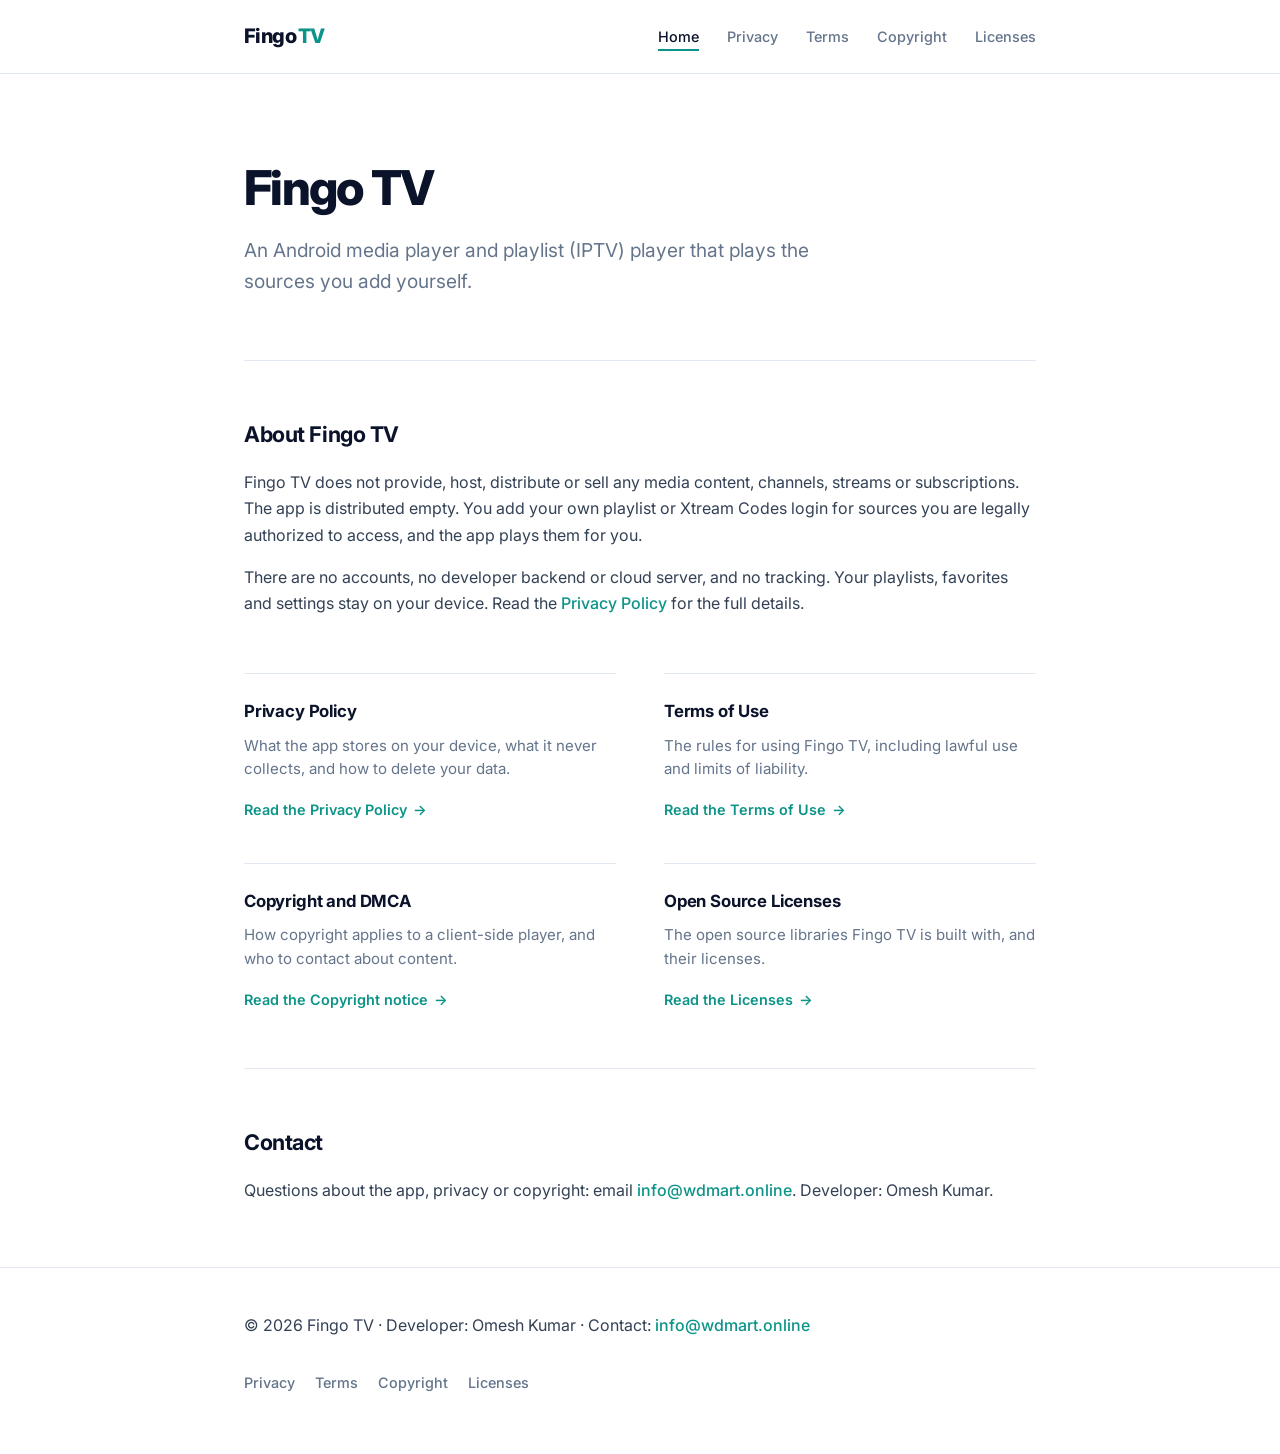
<file: index.html>
<!DOCTYPE html>
<html lang="en">
<head>
  <meta charset="utf-8">
  <meta name="viewport" content="width=device-width, initial-scale=1">
  <title>Fingo TV - Android Media and Playlist Player</title>
  <meta name="description" content="Fingo TV is an Android media player and playlist (IPTV) player. It ships empty: you add your own playlist or Xtream Codes login for sources you are legally authorized to access.">
  <link rel="preconnect" href="https://fonts.googleapis.com">
  <link rel="preconnect" href="https://fonts.gstatic.com" crossorigin>
  <link href="https://fonts.googleapis.com/css2?family=Inter:wght@400;500;600;700;800&display=swap" rel="stylesheet">
  <link rel="icon" href="data:image/svg+xml,%3Csvg xmlns='http://www.w3.org/2000/svg' viewBox='0 0 64 64'%3E%3Crect width='64' height='64' rx='14' fill='%230B132B'/%3E%3Ctext x='32' y='43' font-family='sans-serif' font-size='30' font-weight='bold' fill='%230D9488' text-anchor='middle'%3EF%3C/text%3E%3C/svg%3E">
  <link rel="stylesheet" href="/style.css">
</head>
<body>
  <a class="skip-link" href="#main">Skip to content</a>

  <header class="site-header">
    <div class="nav-container">
      <a href="/" class="brand-logo">Fingo <span>TV</span></a>
      <nav aria-label="Main Navigation">
        <ul class="nav-links">
          <li><a href="/" class="active" aria-current="page">Home</a></li>
          <li><a href="/privacy">Privacy</a></li>
          <li><a href="/terms">Terms</a></li>
          <li><a href="/copyright">Copyright</a></li>
          <li><a href="/licenses">Licenses</a></li>
        </ul>
      </nav>
    </div>
  </header>

  <main id="main">
    <div class="container">
      <!-- Clean Solid White Hero (No badge, Left-aligned) -->
      <section class="hero-section">
        <h1>Fingo TV</h1>
        <p>An Android media player and playlist (IPTV) player that plays the sources you add yourself.</p>
      </section>

      <!-- About Section -->
      <section class="about-section">
        <h2>About Fingo TV</h2>
        <p>
          Fingo TV does not provide, host, distribute or sell any media content, channels, streams or subscriptions. 
          The app is distributed empty. You add your own playlist or Xtream Codes login for sources you are legally 
          authorized to access, and the app plays them for you.
        </p>
        <p>
          There are no accounts, no developer backend or cloud server, and no tracking. Your playlists, favorites 
          and settings stay on your device. Read the <a href="/privacy">Privacy Policy</a> for the full details.
        </p>
      </section>

      <!-- Borderless Editorial Directory (Single top hairline per item, no double borders) -->
      <section class="directory-section">
        <div class="directory-grid">
          <div class="directory-item">
            <h3>Privacy Policy</h3>
            <p>What the app stores on your device, what it never collects, and how to delete your data.</p>
            <a href="/privacy" class="directory-link">Read the Privacy Policy <span class="arrow">&rarr;</span></a>
          </div>

          <div class="directory-item">
            <h3>Terms of Use</h3>
            <p>The rules for using Fingo TV, including lawful use and limits of liability.</p>
            <a href="/terms" class="directory-link">Read the Terms of Use <span class="arrow">&rarr;</span></a>
          </div>

          <div class="directory-item">
            <h3>Copyright and DMCA</h3>
            <p>How copyright applies to a client-side player, and who to contact about content.</p>
            <a href="/copyright" class="directory-link">Read the Copyright notice <span class="arrow">&rarr;</span></a>
          </div>

          <div class="directory-item">
            <h3>Open Source Licenses</h3>
            <p>The open source libraries Fingo TV is built with, and their licenses.</p>
            <a href="/licenses" class="directory-link">Read the Licenses <span class="arrow">&rarr;</span></a>
          </div>
        </div>
      </section>

      <!-- Contact Section -->
      <section class="contact-section">
        <h2>Contact</h2>
        <p>Questions about the app, privacy or copyright: email <a href="mailto:info@wdmart.online">info@wdmart.online</a>. Developer: Omesh Kumar.</p>
      </section>
    </div>
  </main>

  <footer class="site-footer">
    <div class="footer-container">
      <p>&copy; 2026 Fingo TV &middot; Developer: Omesh Kumar &middot; Contact: <a href="mailto:info@wdmart.online">info@wdmart.online</a></p>
      <nav aria-label="Footer">
        <ul class="footer-links">
          <li><a href="/privacy">Privacy</a></li>
          <li><a href="/terms">Terms</a></li>
          <li><a href="/copyright">Copyright</a></li>
          <li><a href="/licenses">Licenses</a></li>
        </ul>
      </nav>
    </div>
  </footer>
</body>
</html>
</file>
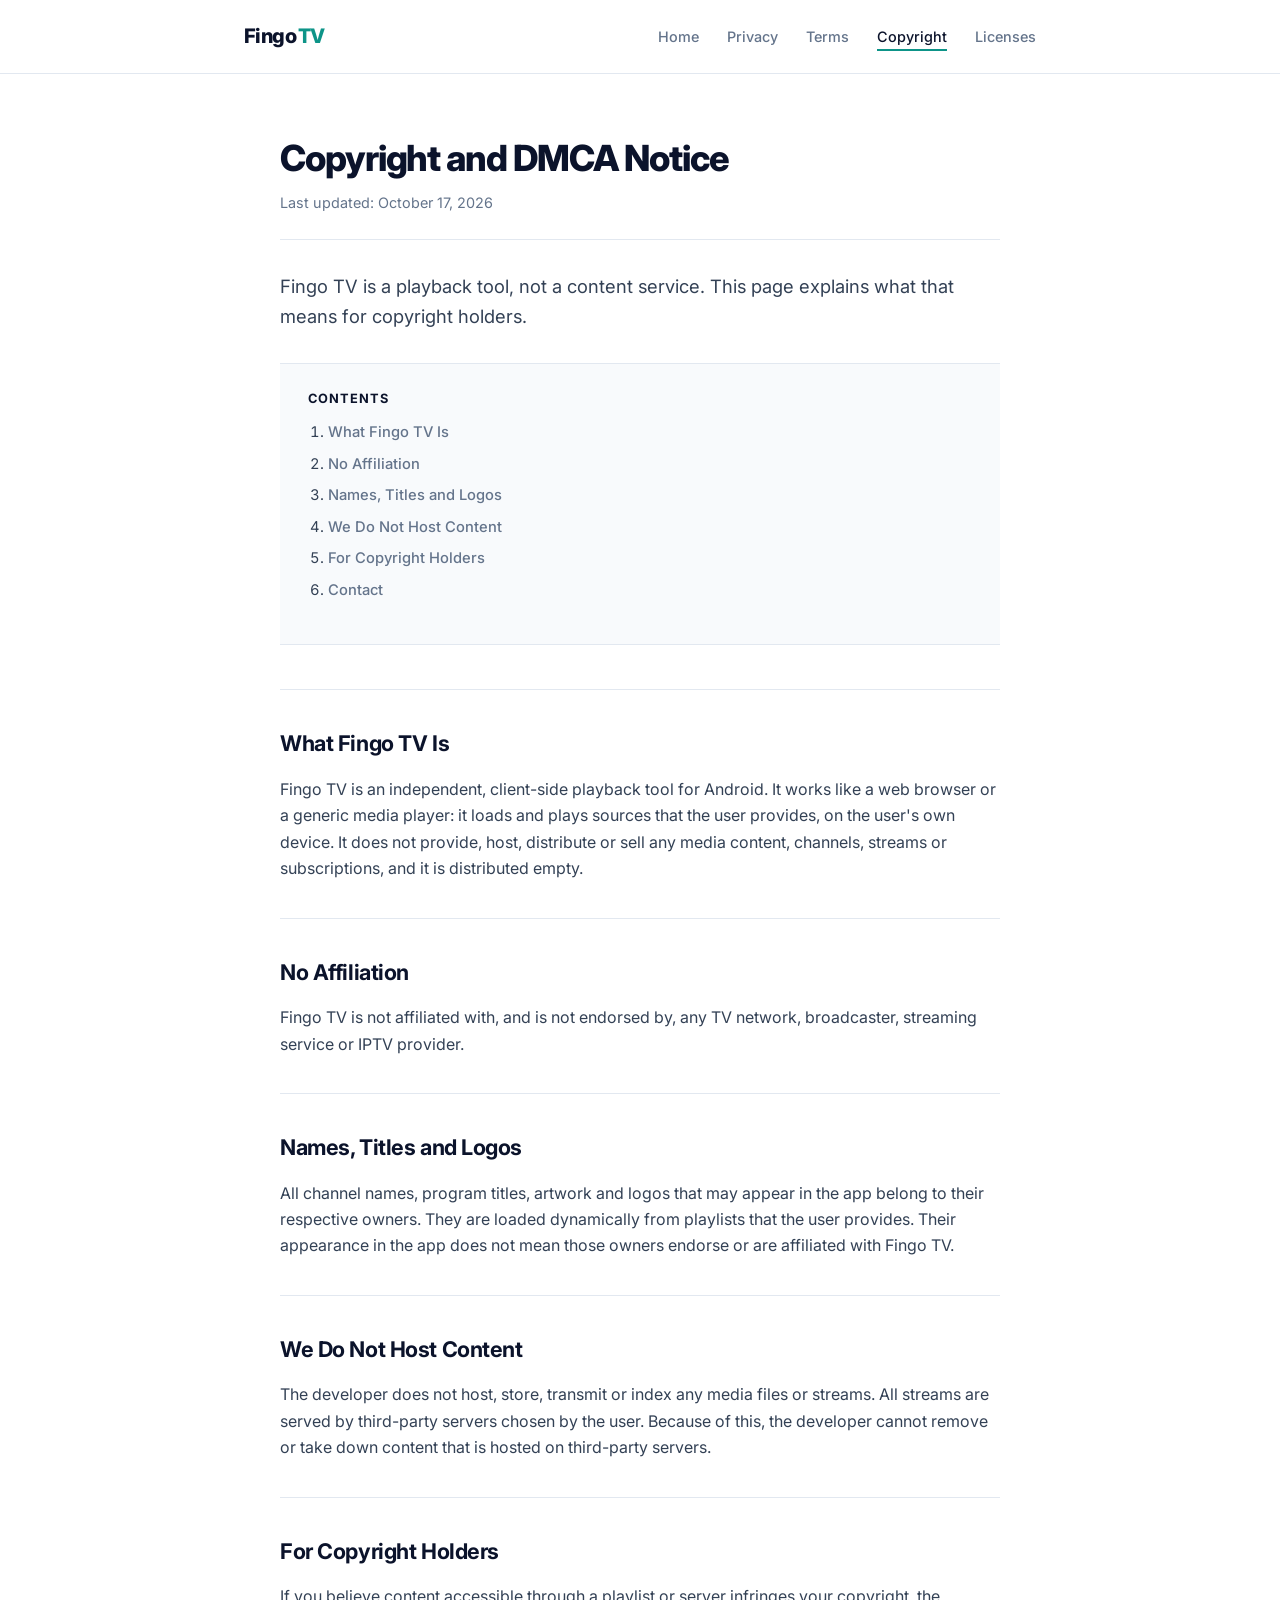
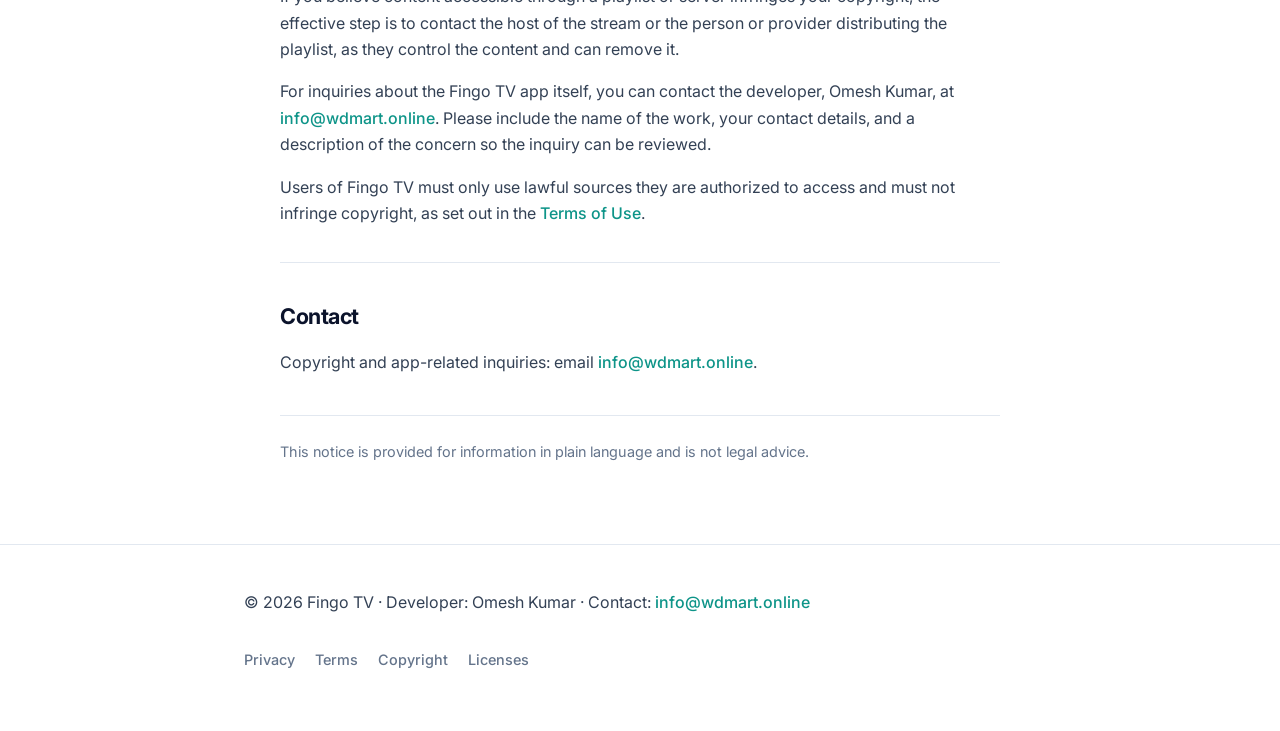
<file: copyright.html>
<!DOCTYPE html>
<html lang="en">
<head>
  <meta charset="utf-8">
  <meta name="viewport" content="width=device-width, initial-scale=1">
  <title>Copyright and DMCA - Fingo TV</title>
  <meta name="description" content="Copyright and DMCA notice for Fingo TV. Fingo TV is an independent client-side playback tool that does not host, store, transmit or index any media files or streams.">
  <link rel="preconnect" href="https://fonts.googleapis.com">
  <link rel="preconnect" href="https://fonts.gstatic.com" crossorigin>
  <link href="https://fonts.googleapis.com/css2?family=Inter:wght@400;500;600;700;800&display=swap" rel="stylesheet">
  <link rel="icon" href="data:image/svg+xml,%3Csvg xmlns='http://www.w3.org/2000/svg' viewBox='0 0 64 64'%3E%3Crect width='64' height='64' rx='14' fill='%230B132B'/%3E%3Ctext x='32' y='43' font-family='sans-serif' font-size='30' font-weight='bold' fill='%230D9488' text-anchor='middle'%3EF%3C/text%3E%3C/svg%3E">
  <link rel="stylesheet" href="/style.css">
</head>
<body>
  <a class="skip-link" href="#main">Skip to content</a>

  <header class="site-header">
    <div class="nav-container">
      <a href="/" class="brand-logo">Fingo <span>TV</span></a>
      <nav aria-label="Main Navigation">
        <ul class="nav-links">
          <li><a href="/">Home</a></li>
          <li><a href="/privacy">Privacy</a></li>
          <li><a href="/terms">Terms</a></li>
          <li><a href="/copyright" class="active" aria-current="page">Copyright</a></li>
          <li><a href="/licenses">Licenses</a></li>
        </ul>
      </nav>
    </div>
  </header>

  <main id="main">
    <article class="legal-document reading-container">
      <h1>Copyright and DMCA Notice</h1>
      <p class="legal-meta">Last updated: October 17, 2026</p>
      <p class="lead">Fingo TV is a playback tool, not a content service. This page explains what that means for copyright holders.</p>

      <nav class="toc" aria-label="Table of contents">
        <h2>Contents</h2>
        <ol>
          <li><a href="#what-fingo-tv-is">What Fingo TV Is</a></li>
          <li><a href="#no-affiliation">No Affiliation</a></li>
          <li><a href="#ownership">Names, Titles and Logos</a></li>
          <li><a href="#no-hosting">We Do Not Host Content</a></li>
          <li><a href="#for-copyright-holders">For Copyright Holders</a></li>
          <li><a href="#contact">Contact</a></li>
        </ol>
      </nav>

      <section class="legal-clause" id="what-fingo-tv-is">
        <h2>What Fingo TV Is</h2>
        <p>Fingo TV is an independent, client-side playback tool for Android. It works like a web browser or a generic media player: it loads and plays sources that the user provides, on the user's own device. It does not provide, host, distribute or sell any media content, channels, streams or subscriptions, and it is distributed empty.</p>
      </section>

      <section class="legal-clause" id="no-affiliation">
        <h2>No Affiliation</h2>
        <p>Fingo TV is not affiliated with, and is not endorsed by, any TV network, broadcaster, streaming service or IPTV provider.</p>
      </section>

      <section class="legal-clause" id="ownership">
        <h2>Names, Titles and Logos</h2>
        <p>All channel names, program titles, artwork and logos that may appear in the app belong to their respective owners. They are loaded dynamically from playlists that the user provides. Their appearance in the app does not mean those owners endorse or are affiliated with Fingo TV.</p>
      </section>

      <section class="legal-clause" id="no-hosting">
        <h2>We Do Not Host Content</h2>
        <p>The developer does not host, store, transmit or index any media files or streams. All streams are served by third-party servers chosen by the user. Because of this, the developer cannot remove or take down content that is hosted on third-party servers.</p>
      </section>

      <section class="legal-clause" id="for-copyright-holders">
        <h2>For Copyright Holders</h2>
        <p>If you believe content accessible through a playlist or server infringes your copyright, the effective step is to contact the host of the stream or the person or provider distributing the playlist, as they control the content and can remove it.</p>
        <p>For inquiries about the Fingo TV app itself, you can contact the developer, Omesh Kumar, at <a href="mailto:info@wdmart.online">info@wdmart.online</a>. Please include the name of the work, your contact details, and a description of the concern so the inquiry can be reviewed.</p>
        <p>Users of Fingo TV must only use lawful sources they are authorized to access and must not infringe copyright, as set out in the <a href="/terms">Terms of Use</a>.</p>
      </section>

      <section class="legal-clause" id="contact">
        <h2>Contact</h2>
        <p>Copyright and app-related inquiries: email <a href="mailto:info@wdmart.online">info@wdmart.online</a>.</p>
      </section>

      <p class="note">This notice is provided for information in plain language and is not legal advice.</p>
    </article>
  </main>

  <footer class="site-footer">
    <div class="footer-container">
      <p>&copy; 2026 Fingo TV &middot; Developer: Omesh Kumar &middot; Contact: <a href="mailto:info@wdmart.online">info@wdmart.online</a></p>
      <nav aria-label="Footer">
        <ul class="footer-links">
          <li><a href="/privacy">Privacy</a></li>
          <li><a href="/terms">Terms</a></li>
          <li><a href="/copyright">Copyright</a></li>
          <li><a href="/licenses">Licenses</a></li>
        </ul>
      </nav>
    </div>
  </footer>
</body>
</html>
</file>
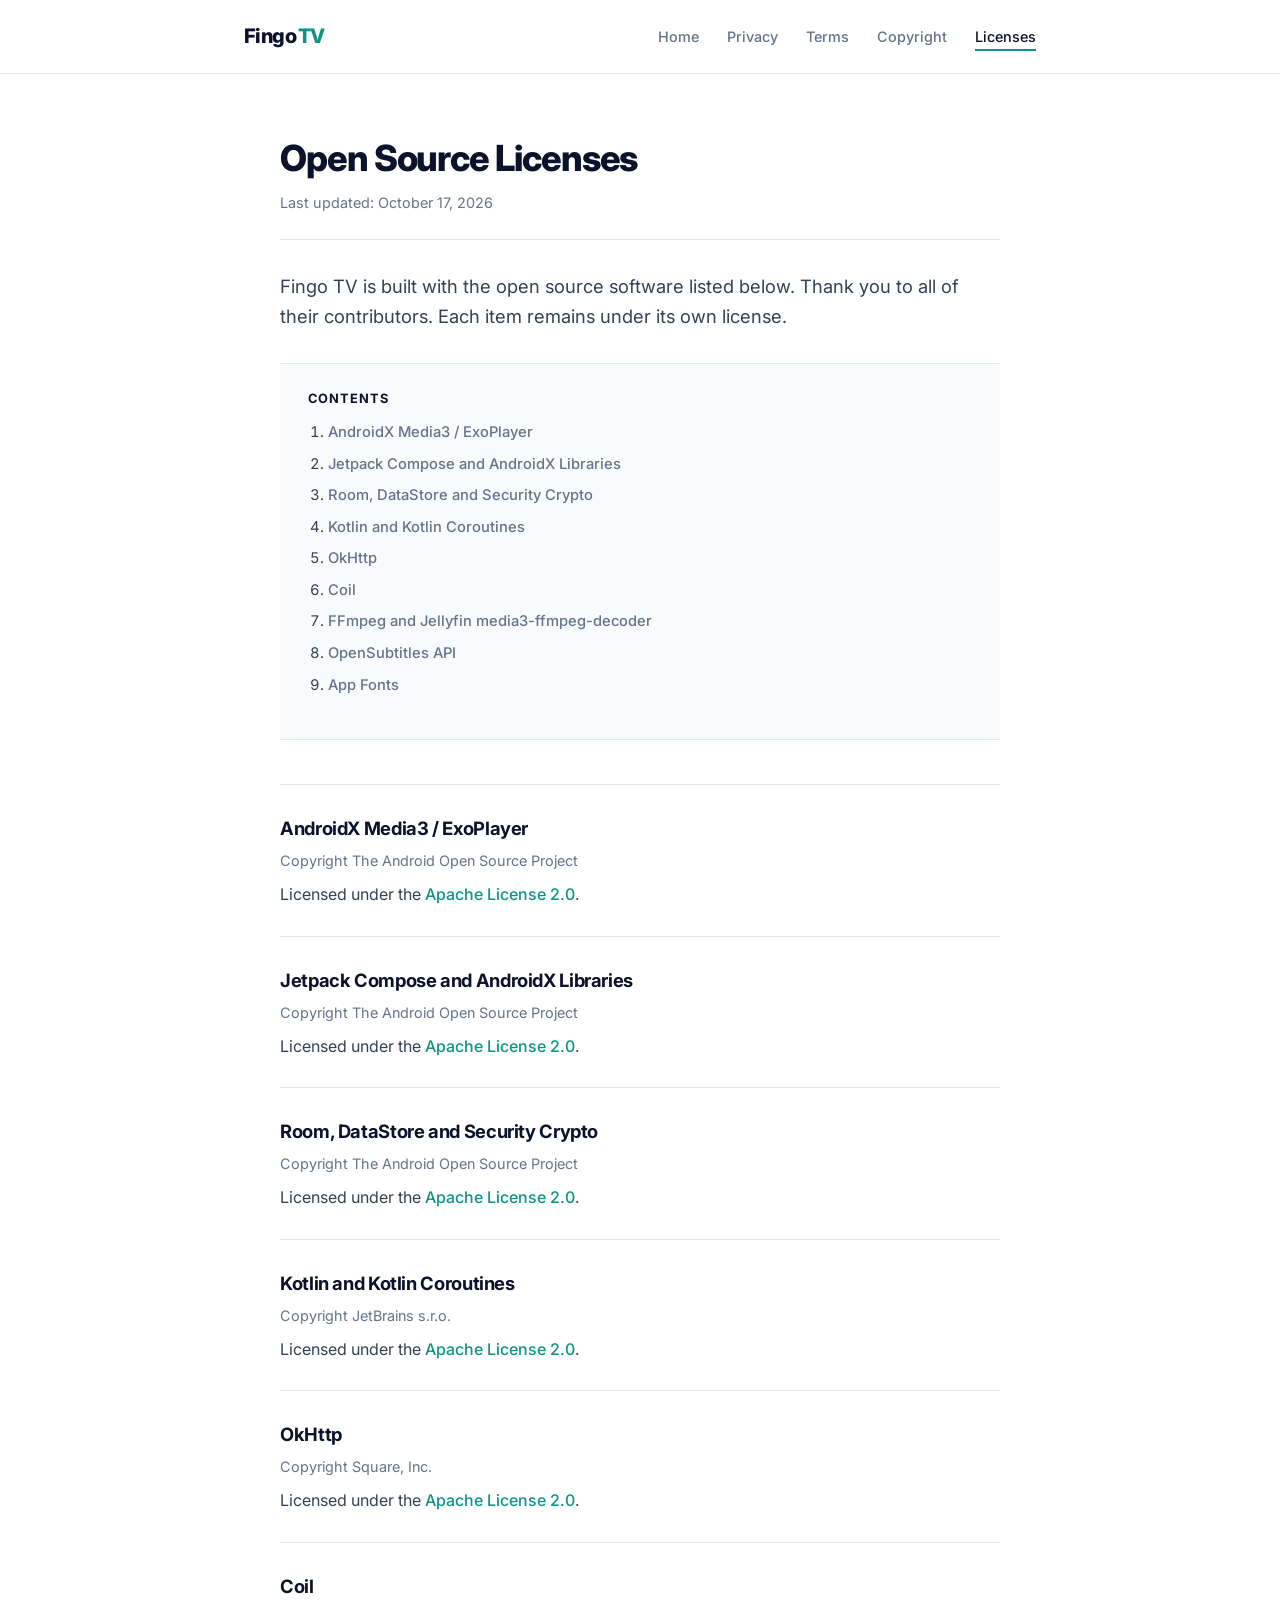
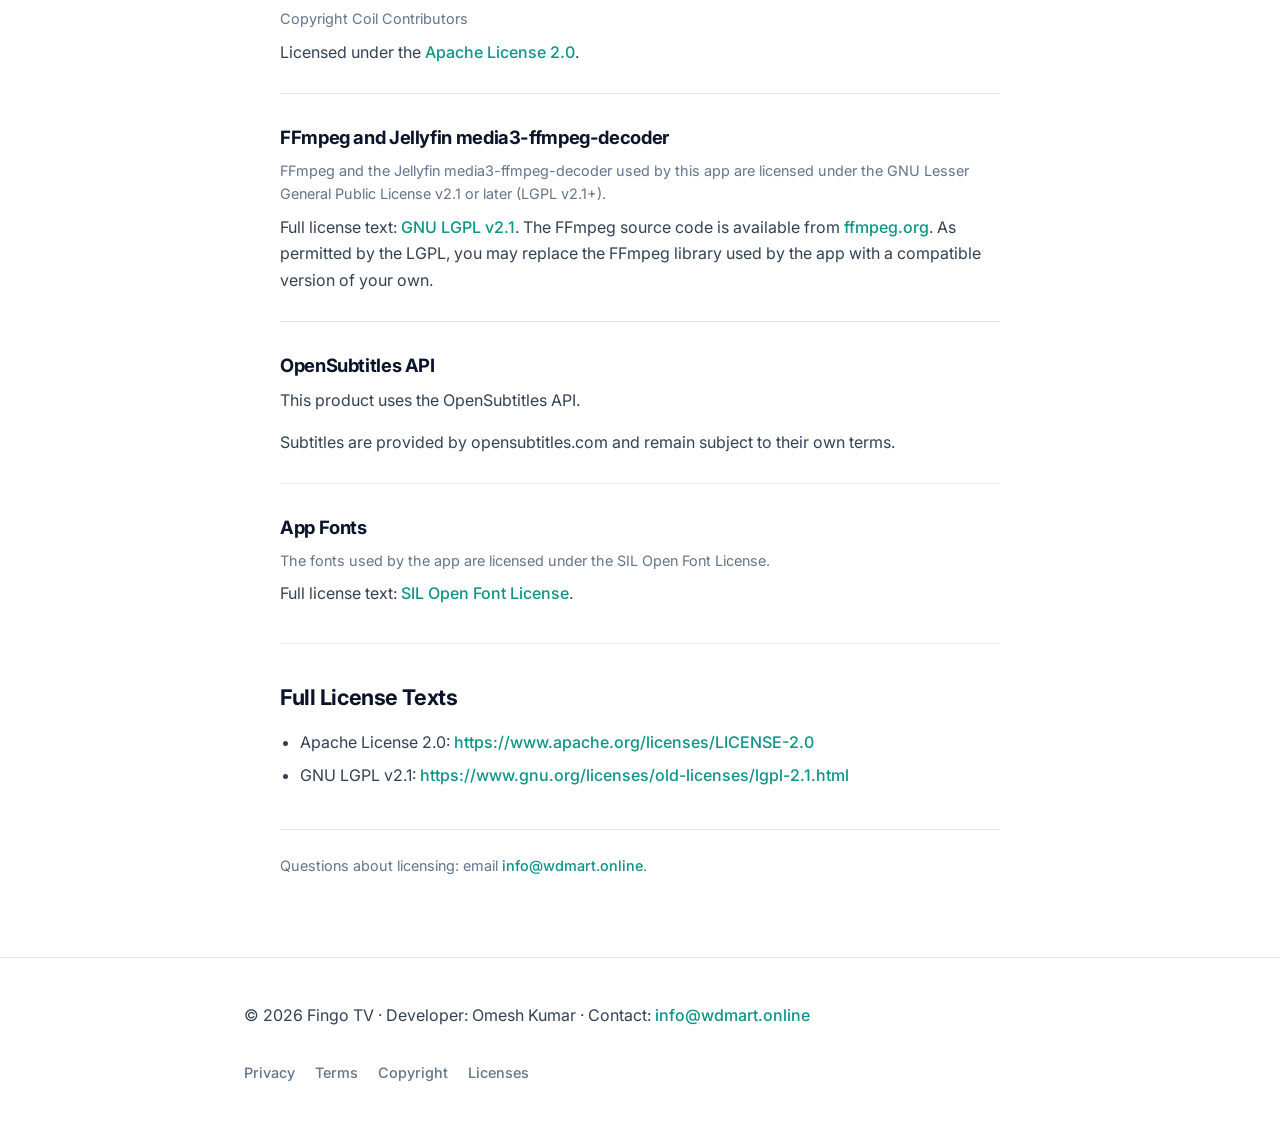
<file: licenses.html>
<!DOCTYPE html>
<html lang="en">
<head>
  <meta charset="utf-8">
  <meta name="viewport" content="width=device-width, initial-scale=1">
  <title>Open Source Licenses - Fingo TV</title>
  <meta name="description" content="Open source libraries used by Fingo TV, with their copyright holders and licenses, including Apache License 2.0 and LGPL v2.1 components.">
  <link rel="preconnect" href="https://fonts.googleapis.com">
  <link rel="preconnect" href="https://fonts.gstatic.com" crossorigin>
  <link href="https://fonts.googleapis.com/css2?family=Inter:wght@400;500;600;700;800&display=swap" rel="stylesheet">
  <link rel="icon" href="data:image/svg+xml,%3Csvg xmlns='http://www.w3.org/2000/svg' viewBox='0 0 64 64'%3E%3Crect width='64' height='64' rx='14' fill='%230B132B'/%3E%3Ctext x='32' y='43' font-family='sans-serif' font-size='30' font-weight='bold' fill='%230D9488' text-anchor='middle'%3EF%3C/text%3E%3C/svg%3E">
  <link rel="stylesheet" href="/style.css">
</head>
<body>
  <a class="skip-link" href="#main">Skip to content</a>

  <header class="site-header">
    <div class="nav-container">
      <a href="/" class="brand-logo">Fingo <span>TV</span></a>
      <nav aria-label="Main Navigation">
        <ul class="nav-links">
          <li><a href="/">Home</a></li>
          <li><a href="/privacy">Privacy</a></li>
          <li><a href="/terms">Terms</a></li>
          <li><a href="/copyright">Copyright</a></li>
          <li><a href="/licenses" class="active" aria-current="page">Licenses</a></li>
        </ul>
      </nav>
    </div>
  </header>

  <main id="main">
    <article class="legal-document reading-container">
      <h1>Open Source Licenses</h1>
      <p class="legal-meta">Last updated: October 17, 2026</p>
      <p class="lead">Fingo TV is built with the open source software listed below. Thank you to all of their contributors. Each item remains under its own license.</p>

      <nav class="toc" aria-label="Table of contents">
        <h2>Contents</h2>
        <ol>
          <li><a href="#media3">AndroidX Media3 / ExoPlayer</a></li>
          <li><a href="#androidx">Jetpack Compose and AndroidX Libraries</a></li>
          <li><a href="#data">Room, DataStore and Security Crypto</a></li>
          <li><a href="#kotlin">Kotlin and Kotlin Coroutines</a></li>
          <li><a href="#okhttp">OkHttp</a></li>
          <li><a href="#coil">Coil</a></li>
          <li><a href="#ffmpeg">FFmpeg and Jellyfin media3-ffmpeg-decoder</a></li>
          <li><a href="#opensubtitles">OpenSubtitles API</a></li>
          <li><a href="#fonts">App Fonts</a></li>
        </ol>
      </nav>

      <section class="license" id="media3">
        <h2>AndroidX Media3 / ExoPlayer</h2>
        <p class="meta">Copyright The Android Open Source Project</p>
        <p>Licensed under the <a href="https://www.apache.org/licenses/LICENSE-2.0">Apache License 2.0</a>.</p>
      </section>

      <section class="license" id="androidx">
        <h2>Jetpack Compose and AndroidX Libraries</h2>
        <p class="meta">Copyright The Android Open Source Project</p>
        <p>Licensed under the <a href="https://www.apache.org/licenses/LICENSE-2.0">Apache License 2.0</a>.</p>
      </section>

      <section class="license" id="data">
        <h2>Room, DataStore and Security Crypto</h2>
        <p class="meta">Copyright The Android Open Source Project</p>
        <p>Licensed under the <a href="https://www.apache.org/licenses/LICENSE-2.0">Apache License 2.0</a>.</p>
      </section>

      <section class="license" id="kotlin">
        <h2>Kotlin and Kotlin Coroutines</h2>
        <p class="meta">Copyright JetBrains s.r.o.</p>
        <p>Licensed under the <a href="https://www.apache.org/licenses/LICENSE-2.0">Apache License 2.0</a>.</p>
      </section>

      <section class="license" id="okhttp">
        <h2>OkHttp</h2>
        <p class="meta">Copyright Square, Inc.</p>
        <p>Licensed under the <a href="https://www.apache.org/licenses/LICENSE-2.0">Apache License 2.0</a>.</p>
      </section>

      <section class="license" id="coil">
        <h2>Coil</h2>
        <p class="meta">Copyright Coil Contributors</p>
        <p>Licensed under the <a href="https://www.apache.org/licenses/LICENSE-2.0">Apache License 2.0</a>.</p>
      </section>

      <section class="license" id="ffmpeg">
        <h2>FFmpeg and Jellyfin media3-ffmpeg-decoder</h2>
        <p class="meta">FFmpeg and the Jellyfin media3-ffmpeg-decoder used by this app are licensed under the GNU Lesser General Public License v2.1 or later (LGPL v2.1+).</p>
        <p>Full license text: <a href="https://www.gnu.org/licenses/old-licenses/lgpl-2.1.html">GNU LGPL v2.1</a>. The FFmpeg source code is available from <a href="https://ffmpeg.org">ffmpeg.org</a>. As permitted by the LGPL, you may replace the FFmpeg library used by the app with a compatible version of your own.</p>
      </section>

      <section class="license" id="opensubtitles">
        <h2>OpenSubtitles API</h2>
        <p>This product uses the OpenSubtitles API.</p>
        <p>Subtitles are provided by opensubtitles.com and remain subject to their own terms.</p>
      </section>

      <section class="license" id="fonts">
        <h2>App Fonts</h2>
        <p class="meta">The fonts used by the app are licensed under the SIL Open Font License.</p>
        <p>Full license text: <a href="https://openfontlicense.org/">SIL Open Font License</a>.</p>
      </section>

      <section class="legal-clause">
        <h2>Full License Texts</h2>
        <ul>
          <li>Apache License 2.0: <a href="https://www.apache.org/licenses/LICENSE-2.0">https://www.apache.org/licenses/LICENSE-2.0</a></li>
          <li>GNU LGPL v2.1: <a href="https://www.gnu.org/licenses/old-licenses/lgpl-2.1.html">https://www.gnu.org/licenses/old-licenses/lgpl-2.1.html</a></li>
        </ul>
      </section>

      <p class="note">Questions about licensing: email <a href="mailto:info@wdmart.online">info@wdmart.online</a>.</p>
    </article>
  </main>

  <footer class="site-footer">
    <div class="footer-container">
      <p>&copy; 2026 Fingo TV &middot; Developer: Omesh Kumar &middot; Contact: <a href="mailto:info@wdmart.online">info@wdmart.online</a></p>
      <nav aria-label="Footer">
        <ul class="footer-links">
          <li><a href="/privacy">Privacy</a></li>
          <li><a href="/terms">Terms</a></li>
          <li><a href="/copyright">Copyright</a></li>
          <li><a href="/licenses">Licenses</a></li>
        </ul>
      </nav>
    </div>
  </footer>
</body>
</html>
</file>
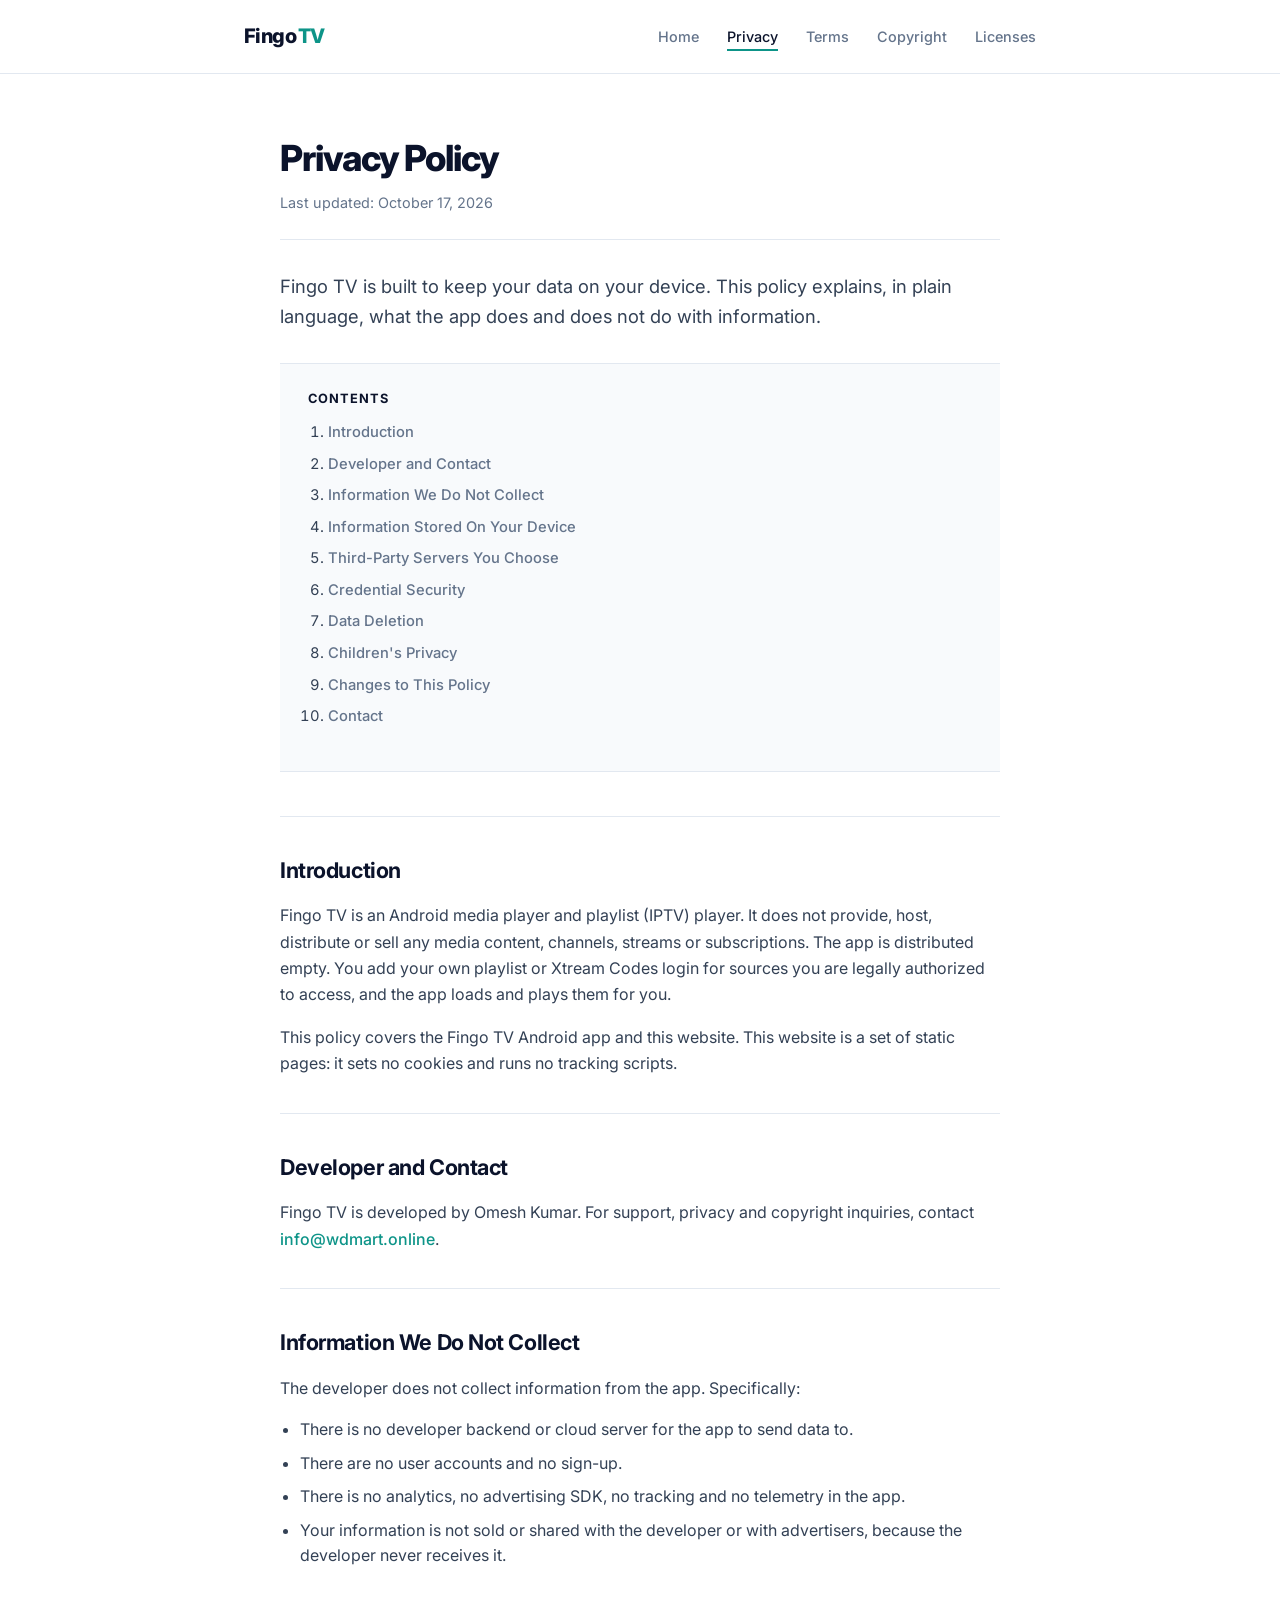
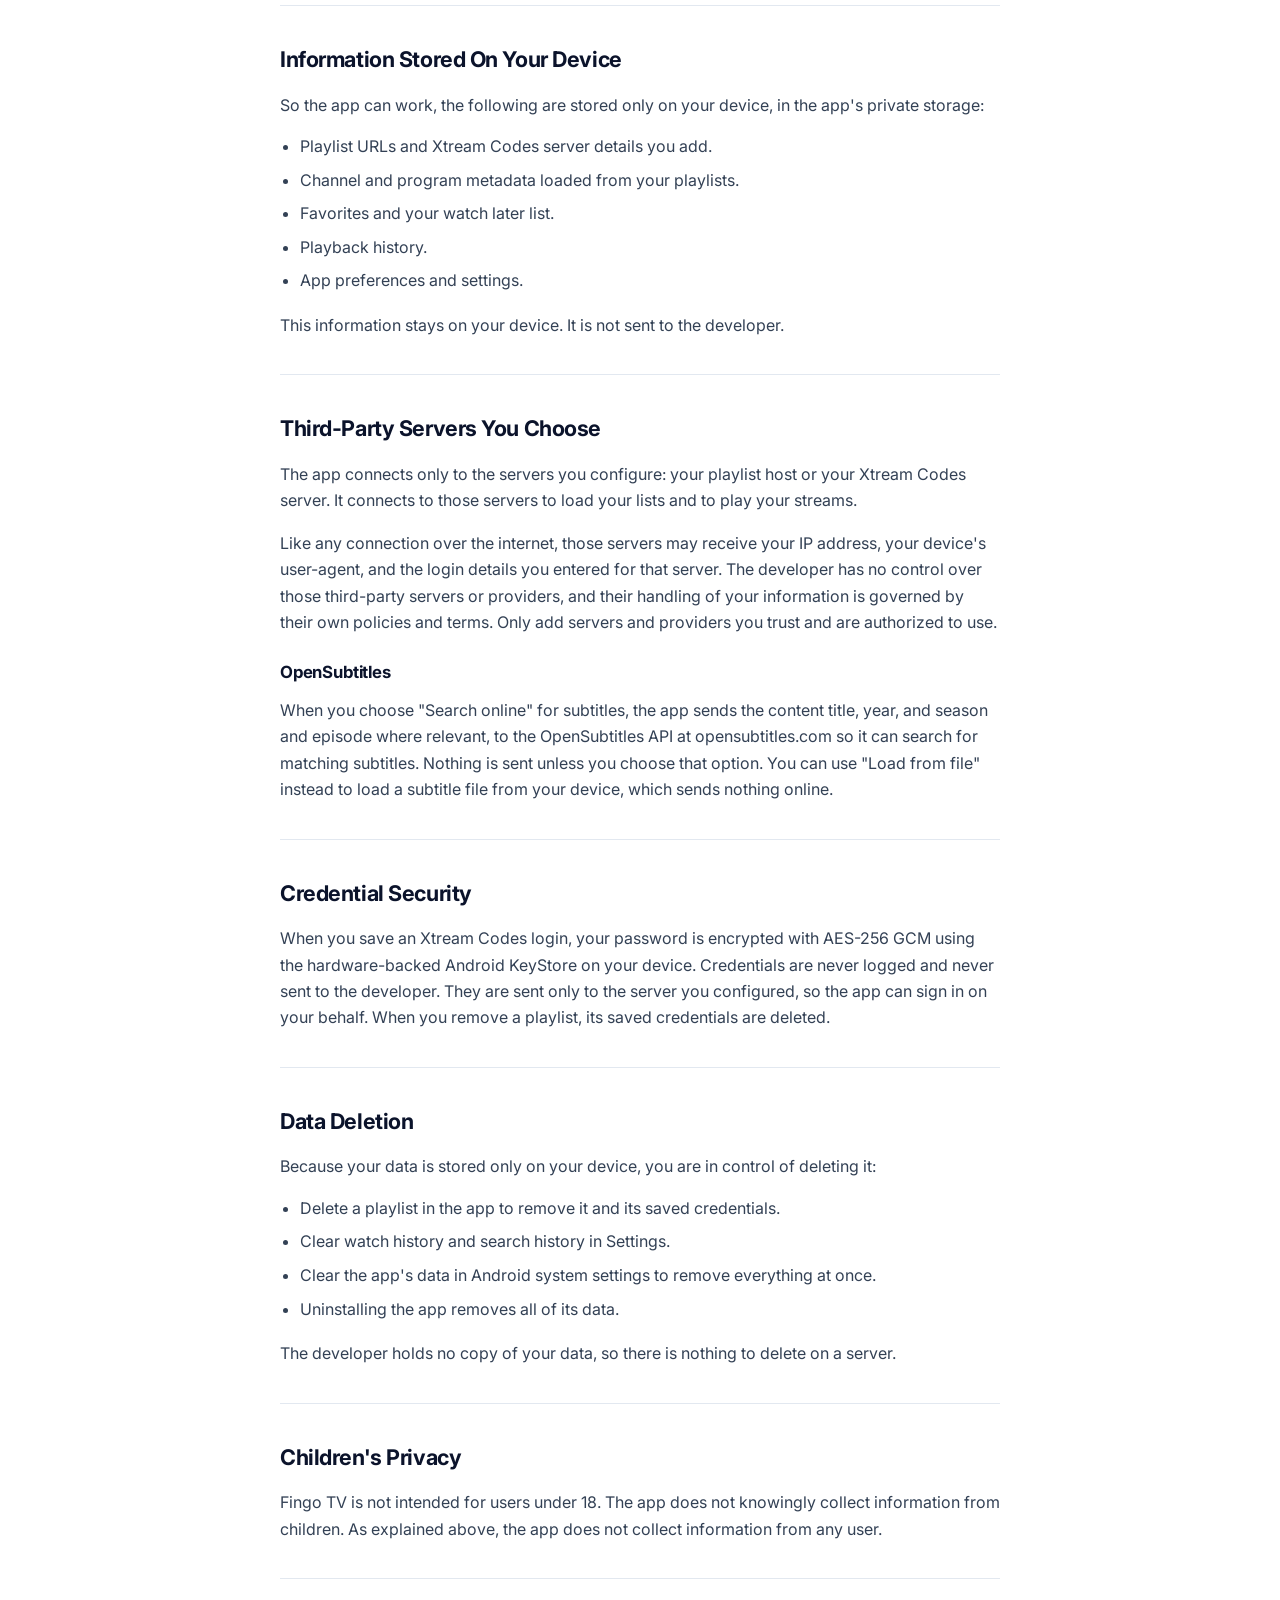
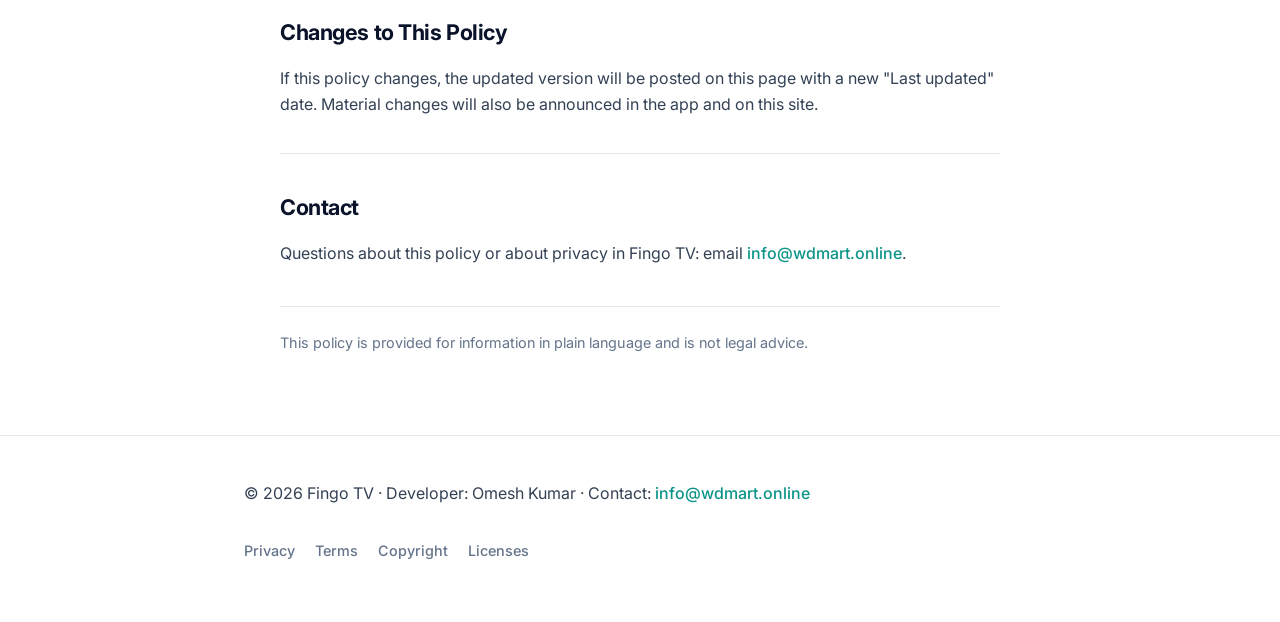
<file: privacy.html>
<!DOCTYPE html>
<html lang="en">
<head>
  <meta charset="utf-8">
  <meta name="viewport" content="width=device-width, initial-scale=1">
  <title>Privacy Policy - Fingo TV</title>
  <meta name="description" content="Privacy Policy for Fingo TV, an Android media and playlist player. No accounts, no analytics, no tracking. Your data stays on your device.">
  <link rel="preconnect" href="https://fonts.googleapis.com">
  <link rel="preconnect" href="https://fonts.gstatic.com" crossorigin>
  <link href="https://fonts.googleapis.com/css2?family=Inter:wght@400;500;600;700;800&display=swap" rel="stylesheet">
  <link rel="icon" href="data:image/svg+xml,%3Csvg xmlns='http://www.w3.org/2000/svg' viewBox='0 0 64 64'%3E%3Crect width='64' height='64' rx='14' fill='%230B132B'/%3E%3Ctext x='32' y='43' font-family='sans-serif' font-size='30' font-weight='bold' fill='%230D9488' text-anchor='middle'%3EF%3C/text%3E%3C/svg%3E">
  <link rel="stylesheet" href="/style.css">
</head>
<body>
  <a class="skip-link" href="#main">Skip to content</a>

  <header class="site-header">
    <div class="nav-container">
      <a href="/" class="brand-logo">Fingo <span>TV</span></a>
      <nav aria-label="Main Navigation">
        <ul class="nav-links">
          <li><a href="/">Home</a></li>
          <li><a href="/privacy" class="active" aria-current="page">Privacy</a></li>
          <li><a href="/terms">Terms</a></li>
          <li><a href="/copyright">Copyright</a></li>
          <li><a href="/licenses">Licenses</a></li>
        </ul>
      </nav>
    </div>
  </header>

  <main id="main">
    <article class="legal-document reading-container">
      <h1>Privacy Policy</h1>
      <p class="legal-meta">Last updated: October 17, 2026</p>
      <p class="lead">Fingo TV is built to keep your data on your device. This policy explains, in plain language, what the app does and does not do with information.</p>

      <nav class="toc" aria-label="Table of contents">
        <h2>Contents</h2>
        <ol>
          <li><a href="#introduction">Introduction</a></li>
          <li><a href="#developer-and-contact">Developer and Contact</a></li>
          <li><a href="#information-we-do-not-collect">Information We Do Not Collect</a></li>
          <li><a href="#information-stored-on-your-device">Information Stored On Your Device</a></li>
          <li><a href="#third-party-servers">Third-Party Servers You Choose</a></li>
          <li><a href="#credential-security">Credential Security</a></li>
          <li><a href="#data-deletion">Data Deletion</a></li>
          <li><a href="#childrens-privacy">Children's Privacy</a></li>
          <li><a href="#changes-to-this-policy">Changes to This Policy</a></li>
          <li><a href="#contact">Contact</a></li>
        </ol>
      </nav>

      <section class="legal-clause" id="introduction">
        <h2>Introduction</h2>
        <p>Fingo TV is an Android media player and playlist (IPTV) player. It does not provide, host, distribute or sell any media content, channels, streams or subscriptions. The app is distributed empty. You add your own playlist or Xtream Codes login for sources you are legally authorized to access, and the app loads and plays them for you.</p>
        <p>This policy covers the Fingo TV Android app and this website. This website is a set of static pages: it sets no cookies and runs no tracking scripts.</p>
      </section>

      <section class="legal-clause" id="developer-and-contact">
        <h2>Developer and Contact</h2>
        <p>Fingo TV is developed by Omesh Kumar. For support, privacy and copyright inquiries, contact <a href="mailto:info@wdmart.online">info@wdmart.online</a>.</p>
      </section>

      <section class="legal-clause" id="information-we-do-not-collect">
        <h2>Information We Do Not Collect</h2>
        <p>The developer does not collect information from the app. Specifically:</p>
        <ul>
          <li>There is no developer backend or cloud server for the app to send data to.</li>
          <li>There are no user accounts and no sign-up.</li>
          <li>There is no analytics, no advertising SDK, no tracking and no telemetry in the app.</li>
          <li>Your information is not sold or shared with the developer or with advertisers, because the developer never receives it.</li>
        </ul>
      </section>

      <section class="legal-clause" id="information-stored-on-your-device">
        <h2>Information Stored On Your Device</h2>
        <p>So the app can work, the following are stored only on your device, in the app's private storage:</p>
        <ul>
          <li>Playlist URLs and Xtream Codes server details you add.</li>
          <li>Channel and program metadata loaded from your playlists.</li>
          <li>Favorites and your watch later list.</li>
          <li>Playback history.</li>
          <li>App preferences and settings.</li>
        </ul>
        <p>This information stays on your device. It is not sent to the developer.</p>
      </section>

      <section class="legal-clause" id="third-party-servers">
        <h2>Third-Party Servers You Choose</h2>
        <p>The app connects only to the servers you configure: your playlist host or your Xtream Codes server. It connects to those servers to load your lists and to play your streams.</p>
        <p>Like any connection over the internet, those servers may receive your IP address, your device's user-agent, and the login details you entered for that server. The developer has no control over those third-party servers or providers, and their handling of your information is governed by their own policies and terms. Only add servers and providers you trust and are authorized to use.</p>
        <h3>OpenSubtitles</h3>
        <p>When you choose "Search online" for subtitles, the app sends the content title, year, and season and episode where relevant, to the OpenSubtitles API at opensubtitles.com so it can search for matching subtitles. Nothing is sent unless you choose that option. You can use "Load from file" instead to load a subtitle file from your device, which sends nothing online.</p>
      </section>

      <section class="legal-clause" id="credential-security">
        <h2>Credential Security</h2>
        <p>When you save an Xtream Codes login, your password is encrypted with AES-256 GCM using the hardware-backed Android KeyStore on your device. Credentials are never logged and never sent to the developer. They are sent only to the server you configured, so the app can sign in on your behalf. When you remove a playlist, its saved credentials are deleted.</p>
      </section>

      <section class="legal-clause" id="data-deletion">
        <h2>Data Deletion</h2>
        <p>Because your data is stored only on your device, you are in control of deleting it:</p>
        <ul>
          <li>Delete a playlist in the app to remove it and its saved credentials.</li>
          <li>Clear watch history and search history in Settings.</li>
          <li>Clear the app's data in Android system settings to remove everything at once.</li>
          <li>Uninstalling the app removes all of its data.</li>
        </ul>
        <p>The developer holds no copy of your data, so there is nothing to delete on a server.</p>
      </section>

      <section class="legal-clause" id="childrens-privacy">
        <h2>Children's Privacy</h2>
        <p>Fingo TV is not intended for users under 18. The app does not knowingly collect information from children. As explained above, the app does not collect information from any user.</p>
      </section>

      <section class="legal-clause" id="changes-to-this-policy">
        <h2>Changes to This Policy</h2>
        <p>If this policy changes, the updated version will be posted on this page with a new "Last updated" date. Material changes will also be announced in the app and on this site.</p>
      </section>

      <section class="legal-clause" id="contact">
        <h2>Contact</h2>
        <p>Questions about this policy or about privacy in Fingo TV: email <a href="mailto:info@wdmart.online">info@wdmart.online</a>.</p>
      </section>

      <p class="note">This policy is provided for information in plain language and is not legal advice.</p>
    </article>
  </main>

  <footer class="site-footer">
    <div class="footer-container">
      <p>&copy; 2026 Fingo TV &middot; Developer: Omesh Kumar &middot; Contact: <a href="mailto:info@wdmart.online">info@wdmart.online</a></p>
      <nav aria-label="Footer">
        <ul class="footer-links">
          <li><a href="/privacy">Privacy</a></li>
          <li><a href="/terms">Terms</a></li>
          <li><a href="/copyright">Copyright</a></li>
          <li><a href="/licenses">Licenses</a></li>
        </ul>
      </nav>
    </div>
  </footer>
</body>
</html>
</file>
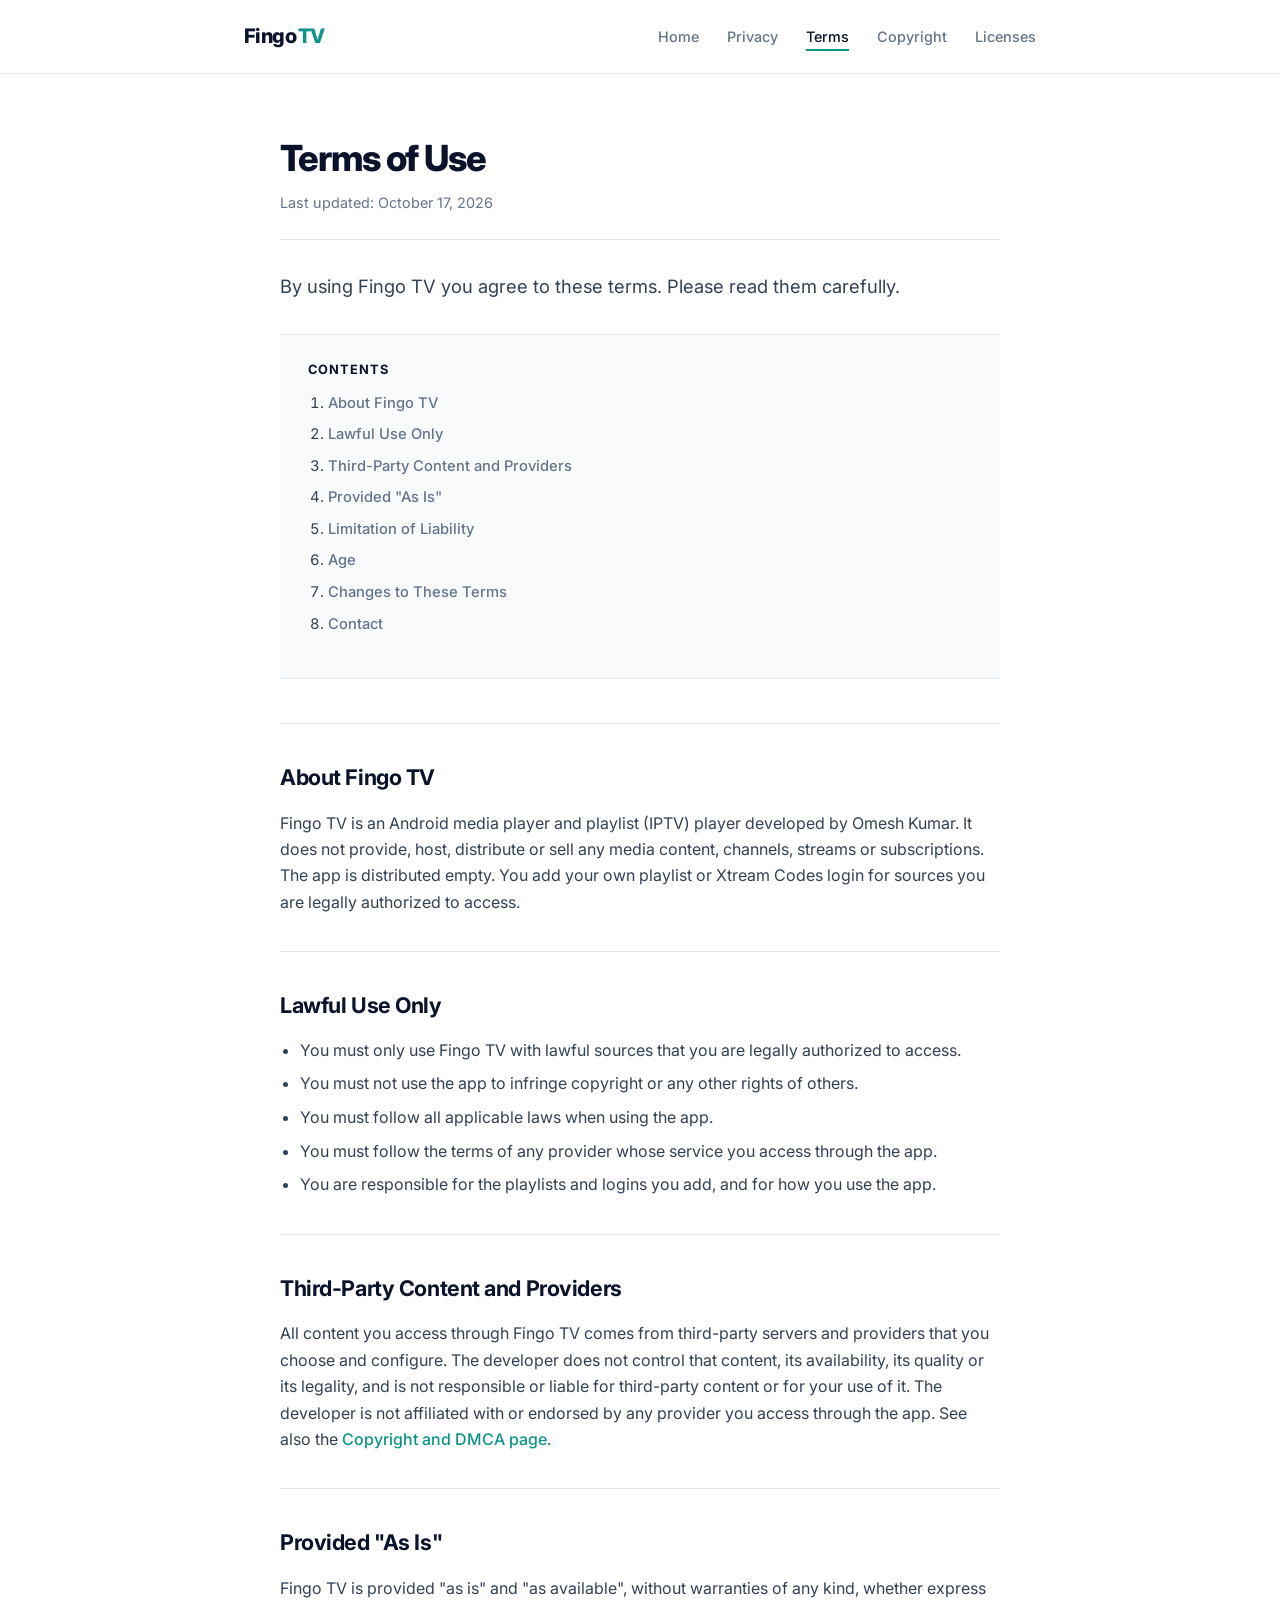
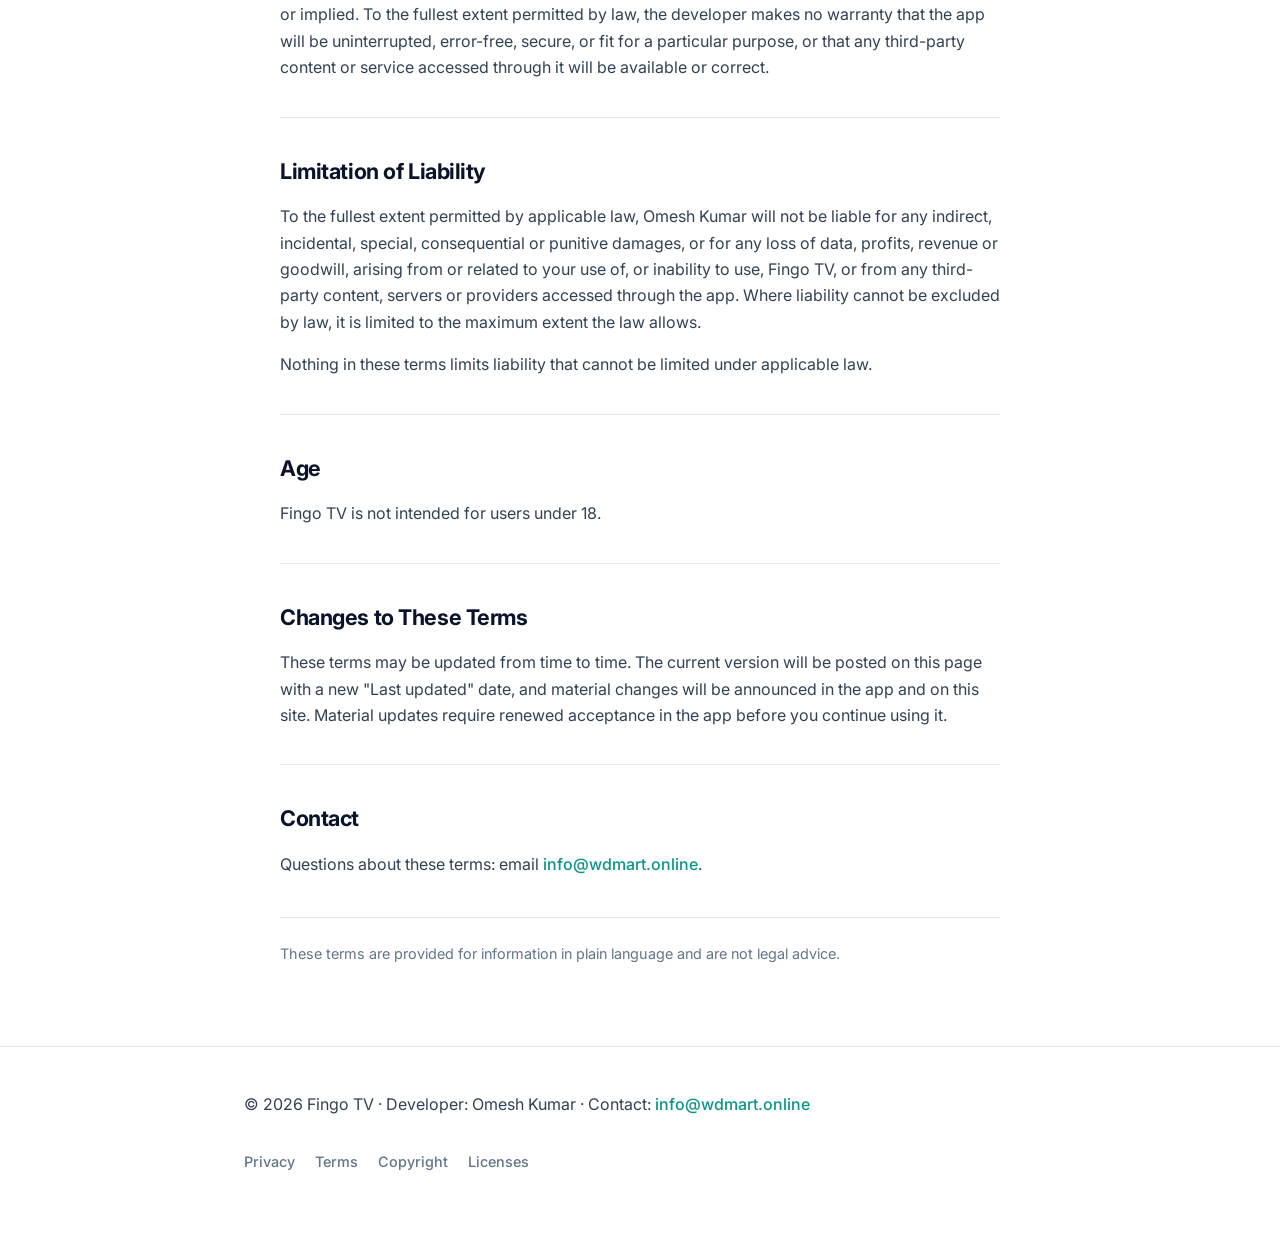
<file: terms.html>
<!DOCTYPE html>
<html lang="en">
<head>
  <meta charset="utf-8">
  <meta name="viewport" content="width=device-width, initial-scale=1">
  <title>Terms of Use - Fingo TV</title>
  <meta name="description" content="Terms of Use for Fingo TV, an Android media and playlist player. Use only lawful sources you are authorized to access.">
  <link rel="preconnect" href="https://fonts.googleapis.com">
  <link rel="preconnect" href="https://fonts.gstatic.com" crossorigin>
  <link href="https://fonts.googleapis.com/css2?family=Inter:wght@400;500;600;700;800&display=swap" rel="stylesheet">
  <link rel="icon" href="data:image/svg+xml,%3Csvg xmlns='http://www.w3.org/2000/svg' viewBox='0 0 64 64'%3E%3Crect width='64' height='64' rx='14' fill='%230B132B'/%3E%3Ctext x='32' y='43' font-family='sans-serif' font-size='30' font-weight='bold' fill='%230D9488' text-anchor='middle'%3EF%3C/text%3E%3C/svg%3E">
  <link rel="stylesheet" href="/style.css">
</head>
<body>
  <a class="skip-link" href="#main">Skip to content</a>

  <header class="site-header">
    <div class="nav-container">
      <a href="/" class="brand-logo">Fingo <span>TV</span></a>
      <nav aria-label="Main Navigation">
        <ul class="nav-links">
          <li><a href="/">Home</a></li>
          <li><a href="/privacy">Privacy</a></li>
          <li><a href="/terms" class="active" aria-current="page">Terms</a></li>
          <li><a href="/copyright">Copyright</a></li>
          <li><a href="/licenses">Licenses</a></li>
        </ul>
      </nav>
    </div>
  </header>

  <main id="main">
    <article class="legal-document reading-container">
      <h1>Terms of Use</h1>
      <p class="legal-meta">Last updated: October 17, 2026</p>
      <p class="lead">By using Fingo TV you agree to these terms. Please read them carefully.</p>

      <nav class="toc" aria-label="Table of contents">
        <h2>Contents</h2>
        <ol>
          <li><a href="#about">About Fingo TV</a></li>
          <li><a href="#lawful-use">Lawful Use Only</a></li>
          <li><a href="#third-party-content">Third-Party Content and Providers</a></li>
          <li><a href="#no-warranties">Provided "As Is"</a></li>
          <li><a href="#limitation-of-liability">Limitation of Liability</a></li>
          <li><a href="#age">Age</a></li>
          <li><a href="#changes">Changes to These Terms</a></li>
          <li><a href="#contact">Contact</a></li>
        </ol>
      </nav>

      <section class="legal-clause" id="about">
        <h2>About Fingo TV</h2>
        <p>Fingo TV is an Android media player and playlist (IPTV) player developed by Omesh Kumar. It does not provide, host, distribute or sell any media content, channels, streams or subscriptions. The app is distributed empty. You add your own playlist or Xtream Codes login for sources you are legally authorized to access.</p>
      </section>

      <section class="legal-clause" id="lawful-use">
        <h2>Lawful Use Only</h2>
        <ul>
          <li>You must only use Fingo TV with lawful sources that you are legally authorized to access.</li>
          <li>You must not use the app to infringe copyright or any other rights of others.</li>
          <li>You must follow all applicable laws when using the app.</li>
          <li>You must follow the terms of any provider whose service you access through the app.</li>
          <li>You are responsible for the playlists and logins you add, and for how you use the app.</li>
        </ul>
      </section>

      <section class="legal-clause" id="third-party-content">
        <h2>Third-Party Content and Providers</h2>
        <p>All content you access through Fingo TV comes from third-party servers and providers that you choose and configure. The developer does not control that content, its availability, its quality or its legality, and is not responsible or liable for third-party content or for your use of it. The developer is not affiliated with or endorsed by any provider you access through the app. See also the <a href="/copyright">Copyright and DMCA page</a>.</p>
      </section>

      <section class="legal-clause" id="no-warranties">
        <h2>Provided "As Is"</h2>
        <p>Fingo TV is provided "as is" and "as available", without warranties of any kind, whether express or implied. To the fullest extent permitted by law, the developer makes no warranty that the app will be uninterrupted, error-free, secure, or fit for a particular purpose, or that any third-party content or service accessed through it will be available or correct.</p>
      </section>

      <section class="legal-clause" id="limitation-of-liability">
        <h2>Limitation of Liability</h2>
        <p>To the fullest extent permitted by applicable law, Omesh Kumar will not be liable for any indirect, incidental, special, consequential or punitive damages, or for any loss of data, profits, revenue or goodwill, arising from or related to your use of, or inability to use, Fingo TV, or from any third-party content, servers or providers accessed through the app. Where liability cannot be excluded by law, it is limited to the maximum extent the law allows.</p>
        <p>Nothing in these terms limits liability that cannot be limited under applicable law.</p>
      </section>

      <section class="legal-clause" id="age">
        <h2>Age</h2>
        <p>Fingo TV is not intended for users under 18.</p>
      </section>

      <section class="legal-clause" id="changes">
        <h2>Changes to These Terms</h2>
        <p>These terms may be updated from time to time. The current version will be posted on this page with a new "Last updated" date, and material changes will be announced in the app and on this site. Material updates require renewed acceptance in the app before you continue using it.</p>
      </section>

      <section class="legal-clause" id="contact">
        <h2>Contact</h2>
        <p>Questions about these terms: email <a href="mailto:info@wdmart.online">info@wdmart.online</a>.</p>
      </section>

      <p class="note">These terms are provided for information in plain language and are not legal advice.</p>
    </article>
  </main>

  <footer class="site-footer">
    <div class="footer-container">
      <p>&copy; 2026 Fingo TV &middot; Developer: Omesh Kumar &middot; Contact: <a href="mailto:info@wdmart.online">info@wdmart.online</a></p>
      <nav aria-label="Footer">
        <ul class="footer-links">
          <li><a href="/privacy">Privacy</a></li>
          <li><a href="/terms">Terms</a></li>
          <li><a href="/copyright">Copyright</a></li>
          <li><a href="/licenses">Licenses</a></li>
        </ul>
      </nav>
    </div>
  </footer>
</body>
</html>
</file>
<file: style.css>
/* Fingo TV - Editorial Design System (Plain CSS) */
/* Force Light Mode Only, Clean Minimalist Aesthetics */

:root {
  --bg-pure: #FFFFFF;
  --bg-subtle: #F8FAFC;
  --navy-deep: #0B132B;
  --text-body: #334155;
  --text-muted: #64748B;
  --teal-primary: #0D9488;
  --teal-hover: #0F766E;
  --teal-tint: #F0FDFA;
  --hairline: #E2E8F0;
  --container-width: 840px;
  --reading-width: 720px;
}

/* Force light mode & clean reset */
*, *::before, *::after {
  box-sizing: border-box;
  margin: 0;
  padding: 0;
}

[hidden] {
  display: none !important;
}

html {
  color-scheme: light only;
  background-color: var(--bg-pure);
  color: var(--text-body);
  font-family: 'Inter', -apple-system, BlinkMacSystemFont, "Segoe UI", Roboto, sans-serif;
  -webkit-font-smoothing: antialiased;
  -moz-osx-font-smoothing: grayscale;
  line-height: 1.65;
  scroll-behavior: smooth;
}

body {
  background-color: var(--bg-pure);
  color: var(--text-body);
  min-height: 100vh;
  display: flex;
  flex-direction: column;
}

/* Accessible Skip Link */
.skip-link {
  position: absolute;
  top: -100px;
  left: 24px;
  background: var(--navy-deep);
  color: var(--bg-pure);
  padding: 8px 16px;
  font-size: 0.875rem;
  font-weight: 600;
  z-index: 100;
  text-decoration: none;
  border-radius: 0 0 4px 4px;
  transition: top 0.2s ease;
}

.skip-link:focus {
  top: 0;
  outline: 2px solid var(--teal-primary);
  outline-offset: 2px;
}

/* Subtle page entrance */
main {
  flex: 1;
  width: 100%;
  animation: pageFade 0.35s ease-out forwards;
}

@keyframes pageFade {
  from {
    opacity: 0;
    transform: translateY(4px);
  }
  to {
    opacity: 1;
    transform: translateY(0);
  }
}

/* Layout Containers */
.container {
  width: 100%;
  max-width: var(--container-width);
  margin: 0 auto;
  padding: 0 24px;
}

.reading-container {
  width: 100%;
  max-width: var(--reading-width);
  margin: 0 auto;
  padding: 0 24px;
}

/* Navigation Header */
header.site-header {
  width: 100%;
  background-color: var(--bg-pure);
  border-bottom: 1px solid var(--hairline);
  position: sticky;
  top: 0;
  z-index: 50;
}

.nav-container {
  max-width: var(--container-width);
  margin: 0 auto;
  padding: 20px 24px;
  display: flex;
  align-items: center;
  justify-content: space-between;
}

.brand-logo {
  font-size: 1.25rem;
  font-weight: 800;
  color: var(--navy-deep);
  text-decoration: none;
  letter-spacing: -0.03em;
  display: inline-flex;
  align-items: baseline;
  gap: 2px;
}

.brand-logo span {
  color: var(--teal-primary);
}

.nav-links {
  display: flex;
  gap: 28px;
  list-style: none;
  align-items: center;
}

.nav-links a {
  font-size: 0.9rem;
  font-weight: 500;
  color: var(--text-muted);
  text-decoration: none;
  padding: 4px 0;
  border-bottom: 2px solid transparent;
  transition: color 0.2s ease, border-color 0.2s ease;
}

.nav-links a:hover,
.nav-links a.active,
.nav-links a[aria-current="page"] {
  color: var(--navy-deep);
  border-bottom-color: var(--teal-primary);
  text-decoration: none;
}

/* Redesigned Minimal Hero (No Background Image, No Gradient) */
.hero-section {
  padding: 88px 0 64px 0;
  border-bottom: 1px solid var(--hairline);
  background: var(--bg-pure);
}

.hero-section h1 {
  font-size: 3rem;
  font-weight: 800;
  color: var(--navy-deep);
  letter-spacing: -0.035em;
  line-height: 1.1;
  margin-bottom: 20px;
}

.hero-section p {
  font-size: 1.2rem;
  color: var(--text-muted);
  max-width: 580px;
  line-height: 1.6;
}

/* Home Page Content Sections */
.about-section {
  padding: 56px 0 32px 0;
  border-bottom: none;
}

.directory-section {
  padding: 16px 0 56px 0;
  border-bottom: 1px solid var(--hairline);
}

.contact-section {
  padding: 56px 0 64px 0;
}

.content-section {
  padding: 56px 0;
  border-bottom: 1px solid var(--hairline);
}

.content-section:last-of-type {
  border-bottom: none;
}

h2 {
  font-size: 1.35rem;
  font-weight: 700;
  color: var(--navy-deep);
  letter-spacing: -0.02em;
  margin-bottom: 16px;
}

h3 {
  font-size: 1.05rem;
  font-weight: 700;
  color: var(--navy-deep);
  letter-spacing: -0.01em;
  margin-bottom: 8px;
}

p {
  margin-bottom: 16px;
  font-size: 1rem;
  color: var(--text-body);
  line-height: 1.65;
}

p:last-child {
  margin-bottom: 0;
}

a {
  color: var(--teal-primary);
  text-decoration: none;
  font-weight: 500;
  transition: color 0.2s ease;
}

a:hover,
a:focus {
  color: var(--teal-hover);
  text-decoration: underline;
}

:focus-visible {
  outline: 2px solid var(--teal-primary);
  outline-offset: 3px;
}

/* Borderless Editorial Directory (Replaces the 4 Boxes) */
.directory-grid {
  display: grid;
  grid-template-columns: repeat(2, 1fr);
  column-gap: 48px;
  row-gap: 40px;
  margin-top: 8px;
}

.directory-item {
  border: none;
  background: transparent;
  box-shadow: none;
  border-top: 1px solid var(--hairline);
  padding-top: 24px;
}

.directory-item h3 {
  font-size: 1.05rem;
  font-weight: 700;
  color: var(--navy-deep);
  margin-bottom: 8px;
  letter-spacing: -0.01em;
}

.directory-item p {
  font-size: 0.94rem;
  color: var(--text-muted);
  margin-bottom: 16px;
  line-height: 1.55;
}

.directory-link {
  display: inline-flex;
  align-items: center;
  gap: 6px;
  font-size: 0.9rem;
  font-weight: 600;
  color: var(--teal-primary);
  text-decoration: none !important;
}

.directory-link span.arrow {
  display: inline-block;
  transition: transform 0.2s ease;
}

.directory-link:hover {
  color: var(--teal-hover);
}

.directory-link:hover span.arrow {
  transform: translateX(3px);
}

/* Inner Legal Pages (/privacy, /terms, /copyright, /licenses) */
.legal-document {
  padding: 64px 0 80px 0;
}

.legal-document h1 {
  font-size: 2.25rem;
  font-weight: 800;
  color: var(--navy-deep);
  letter-spacing: -0.03em;
  margin-bottom: 12px;
  line-height: 1.15;
}

.legal-meta {
  font-size: 0.9rem;
  color: var(--text-muted);
  padding-bottom: 24px;
  margin-bottom: 32px;
  border-bottom: 1px solid var(--hairline);
}

.legal-document .lead {
  font-size: 1.15rem;
  color: var(--text-body);
  line-height: 1.6;
  margin-bottom: 24px;
}

/* Table of Contents - Clean, Borderless / Hairline separated */
.toc {
  background-color: var(--bg-subtle);
  border-top: 1px solid var(--hairline);
  border-bottom: 1px solid var(--hairline);
  border-left: none;
  border-right: none;
  border-radius: 0;
  box-shadow: none;
  padding: 24px 28px;
  margin: 32px 0 44px;
}

.toc h2 {
  font-size: 0.8rem;
  font-weight: 700;
  text-transform: uppercase;
  letter-spacing: 0.08em;
  color: var(--navy-deep);
  margin-bottom: 12px;
}

.toc ol {
  margin: 0;
  padding-left: 1.25rem;
  color: var(--text-muted);
}

.toc li {
  margin-bottom: 6px;
  font-size: 0.92rem;
}

.toc a {
  color: var(--text-muted);
  text-decoration: none;
  font-weight: 500;
}

.toc a:hover,
.toc a:focus {
  color: var(--teal-primary);
  text-decoration: underline;
}

/* Major Clauses with Hairline Rules */
.legal-clause {
  border-top: 1px solid var(--hairline);
  padding-top: 36px;
  margin-top: 36px;
}

.legal-clause:first-of-type {
  border-top: 1px solid var(--hairline);
}

.legal-clause h2 {
  font-size: 1.35rem;
  font-weight: 700;
  color: var(--navy-deep);
  letter-spacing: -0.02em;
  margin-bottom: 14px;
}

.legal-clause h3 {
  font-size: 1.05rem;
  font-weight: 700;
  color: var(--navy-deep);
  letter-spacing: -0.01em;
  margin-top: 24px;
  margin-bottom: 10px;
}

.legal-document ul,
.legal-clause ul {
  margin: 0 0 18px 20px;
  color: var(--text-body);
  padding-left: 0;
}

.legal-document ol,
.legal-clause ol {
  margin: 0 0 18px 20px;
  color: var(--text-body);
  padding-left: 0;
}

.legal-document li,
.legal-clause li {
  margin-bottom: 8px;
  line-height: 1.6;
}

/* License Entries */
.license {
  border-top: 1px solid var(--hairline);
  padding-top: 28px;
  margin-top: 28px;
}

.license h2 {
  font-size: 1.15rem;
  font-weight: 700;
  color: var(--navy-deep);
  margin-bottom: 6px;
}

.license .meta {
  font-size: 0.9rem;
  color: var(--text-muted);
  margin-bottom: 8px;
}

/* Notes & Disclaimers */
.note {
  border-top: 1px solid var(--hairline);
  padding-top: 24px;
  margin-top: 40px;
  font-size: 0.9rem;
  color: var(--text-muted);
  font-style: normal;
}

/* Footer / Contact */
.site-footer {
  width: 100%;
  background-color: var(--bg-pure);
  border-top: 1px solid var(--hairline);
  padding: 44px 0 60px 0;
  margin-top: auto;
  color: var(--text-muted);
  font-size: 0.9rem;
}

.footer-container {
  max-width: var(--container-width);
  margin: 0 auto;
  padding: 0 24px;
  display: flex;
  flex-wrap: wrap;
  align-items: center;
  justify-content: space-between;
  gap: 16px 24px;
}

.footer-links {
  display: flex;
  gap: 20px;
  list-style: none;
  flex-wrap: wrap;
  align-items: center;
}

.footer-links a {
  color: var(--text-muted);
  text-decoration: none;
  font-size: 0.9rem;
  transition: color 0.2s ease;
}

.footer-links a:hover {
  color: var(--navy-deep);
  text-decoration: underline;
}

/* Responsive */
@media (max-width: 640px) {
  .nav-container {
    flex-direction: column;
    align-items: flex-start;
    gap: 14px;
    padding: 16px 20px;
  }
  .nav-links {
    gap: 16px;
    flex-wrap: wrap;
  }
  .hero-section {
    padding: 56px 0 40px 0;
  }
  .hero-section h1 {
    font-size: 2.25rem;
  }
  .about-section {
    padding: 40px 0 24px 0;
  }
  .directory-section {
    padding: 12px 0 40px 0;
  }
  .directory-grid {
    grid-template-columns: 1fr;
    row-gap: 32px;
  }
  .contact-section {
    padding: 40px 0 48px 0;
  }
  .footer-container {
    flex-direction: column;
    align-items: flex-start;
    gap: 16px;
    padding: 0 20px;
  }
  .container,
  .reading-container {
    padding: 0 20px;
  }
}
</file>
